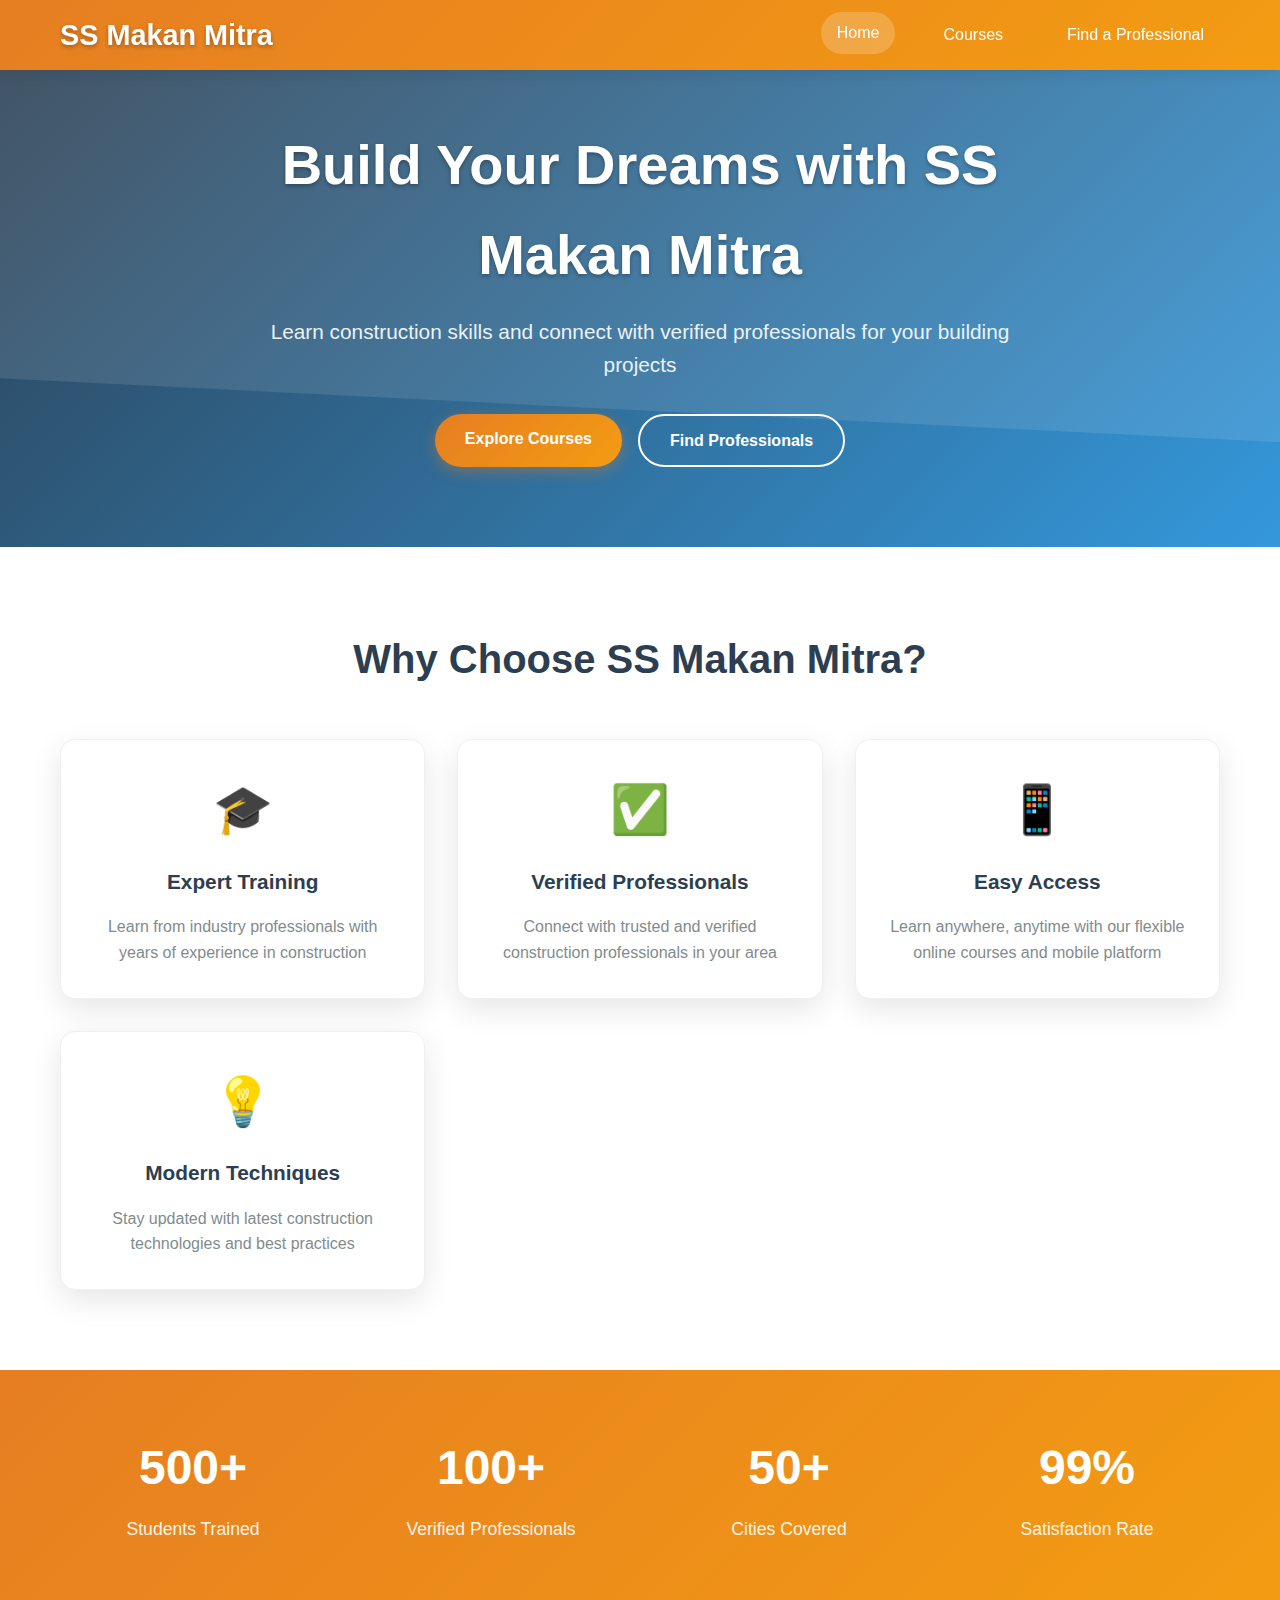
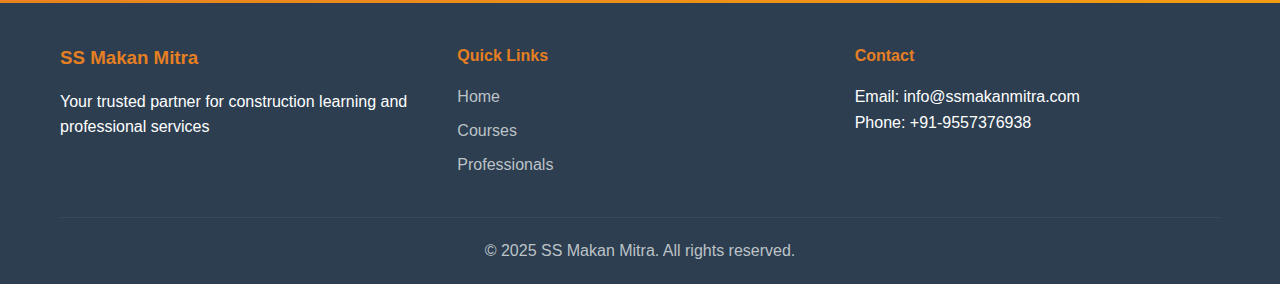
<file: index.html>
<!DOCTYPE html>
<html lang="en">
<head>
    <meta charset="UTF-8">
    <meta name="viewport" content="width=device-width, initial-scale=1.0">
    <title>SS Makan Mitra - Learn & Build</title>
    <meta name="description" content="SS Makan Mitra - Your trusted partner for construction learning and professional services">
    <link rel="stylesheet" href="style.css">
</head>
<body>
    <!-- Navigation -->
    <nav class="nav">
        <div class="nav-container">
            <div class="nav-brand">
                <h1>SS Makan Mitra</h1>
            </div>
            <div class="nav-links" id="navLinks">
                <a href="index.html" class="nav-link active">Home</a>
                <a href="courses.html" class="nav-link">Courses</a>
                <a href="professionals.html" class="nav-link">Find a Professional</a>
            </div>
            <button class="nav-toggle" id="navToggle">
                <span></span>
                <span></span>
                <span></span>
            </button>
        </div>
    </nav>

    <!-- Hero Section -->
    <section class="hero">
        <div class="hero-content">
            <h1 class="hero-title">Build Your Dreams with SS Makan Mitra</h1>
            <p class="hero-subtitle">Learn construction skills and connect with verified professionals for your building projects</p>
            <div class="hero-buttons">
                <a href="courses.html" class="btn btn-primary">Explore Courses</a>
                <a href="professionals.html" class="btn btn-secondary">Find Professionals</a>
            </div>
        </div>
    </section>

    <!-- Features Section -->
    <section class="features">
        <div class="container">
            <h2 class="section-title">Why Choose SS Makan Mitra?</h2>
            <div class="features-grid">
                <div class="feature-card">
                    <div class="feature-icon">🎓</div>
                    <h3>Expert Training</h3>
                    <p>Learn from industry professionals with years of experience in construction</p>
                </div>
                <div class="feature-card">
                    <div class="feature-icon">✅</div>
                    <h3>Verified Professionals</h3>
                    <p>Connect with trusted and verified construction professionals in your area</p>
                </div>
                <div class="feature-card">
                    <div class="feature-icon">📱</div>
                    <h3>Easy Access</h3>
                    <p>Learn anywhere, anytime with our flexible online courses and mobile platform</p>
                </div>
                <div class="feature-card">
                    <div class="feature-icon">💡</div>
                    <h3>Modern Techniques</h3>
                    <p>Stay updated with latest construction technologies and best practices</p>
                </div>
            </div>
        </div>
    </section>

    <!-- Stats Section -->
    <section class="stats">
        <div class="container">
            <div class="stats-grid">
                <div class="stat-item">
                    <div class="stat-number">500+</div>
                    <div class="stat-label">Students Trained</div>
                </div>
                <div class="stat-item">
                    <div class="stat-number">100+</div>
                    <div class="stat-label">Verified Professionals</div>
                </div>
                <div class="stat-item">
                    <div class="stat-number">50+</div>
                    <div class="stat-label">Cities Covered</div>
                </div>
                <div class="stat-item">
                    <div class="stat-number">99%</div>
                    <div class="stat-label">Satisfaction Rate</div>
                </div>
            </div>
        </div>
    </section>

    <!-- Footer -->
    <footer class="footer">
        <div class="container">
            <div class="footer-content">
                <div class="footer-section">
                    <h3>SS Makan Mitra</h3>
                    <p>Your trusted partner for construction learning and professional services</p>
                </div>
                <div class="footer-section">
                    <h4>Quick Links</h4>
                    <ul class="footer-links">
                        <li><a href="index.html">Home</a></li>
                        <li><a href="courses.html">Courses</a></li>
                        <li><a href="professionals.html">Professionals</a></li>
                    </ul>
                </div>
                <div class="footer-section">
                    <h4>Contact</h4>
                    <p>Email: info@ssmakanmitra.com</p>
                    <p>Phone: +91-9557376938</p>
                </div>
            </div>
            <div class="footer-bottom">
                <p>&copy; 2025 SS Makan Mitra. All rights reserved.</p>
            </div>
        </div>
    </footer>

    <script src="script.js"></script>
</body>
</html>
</file>
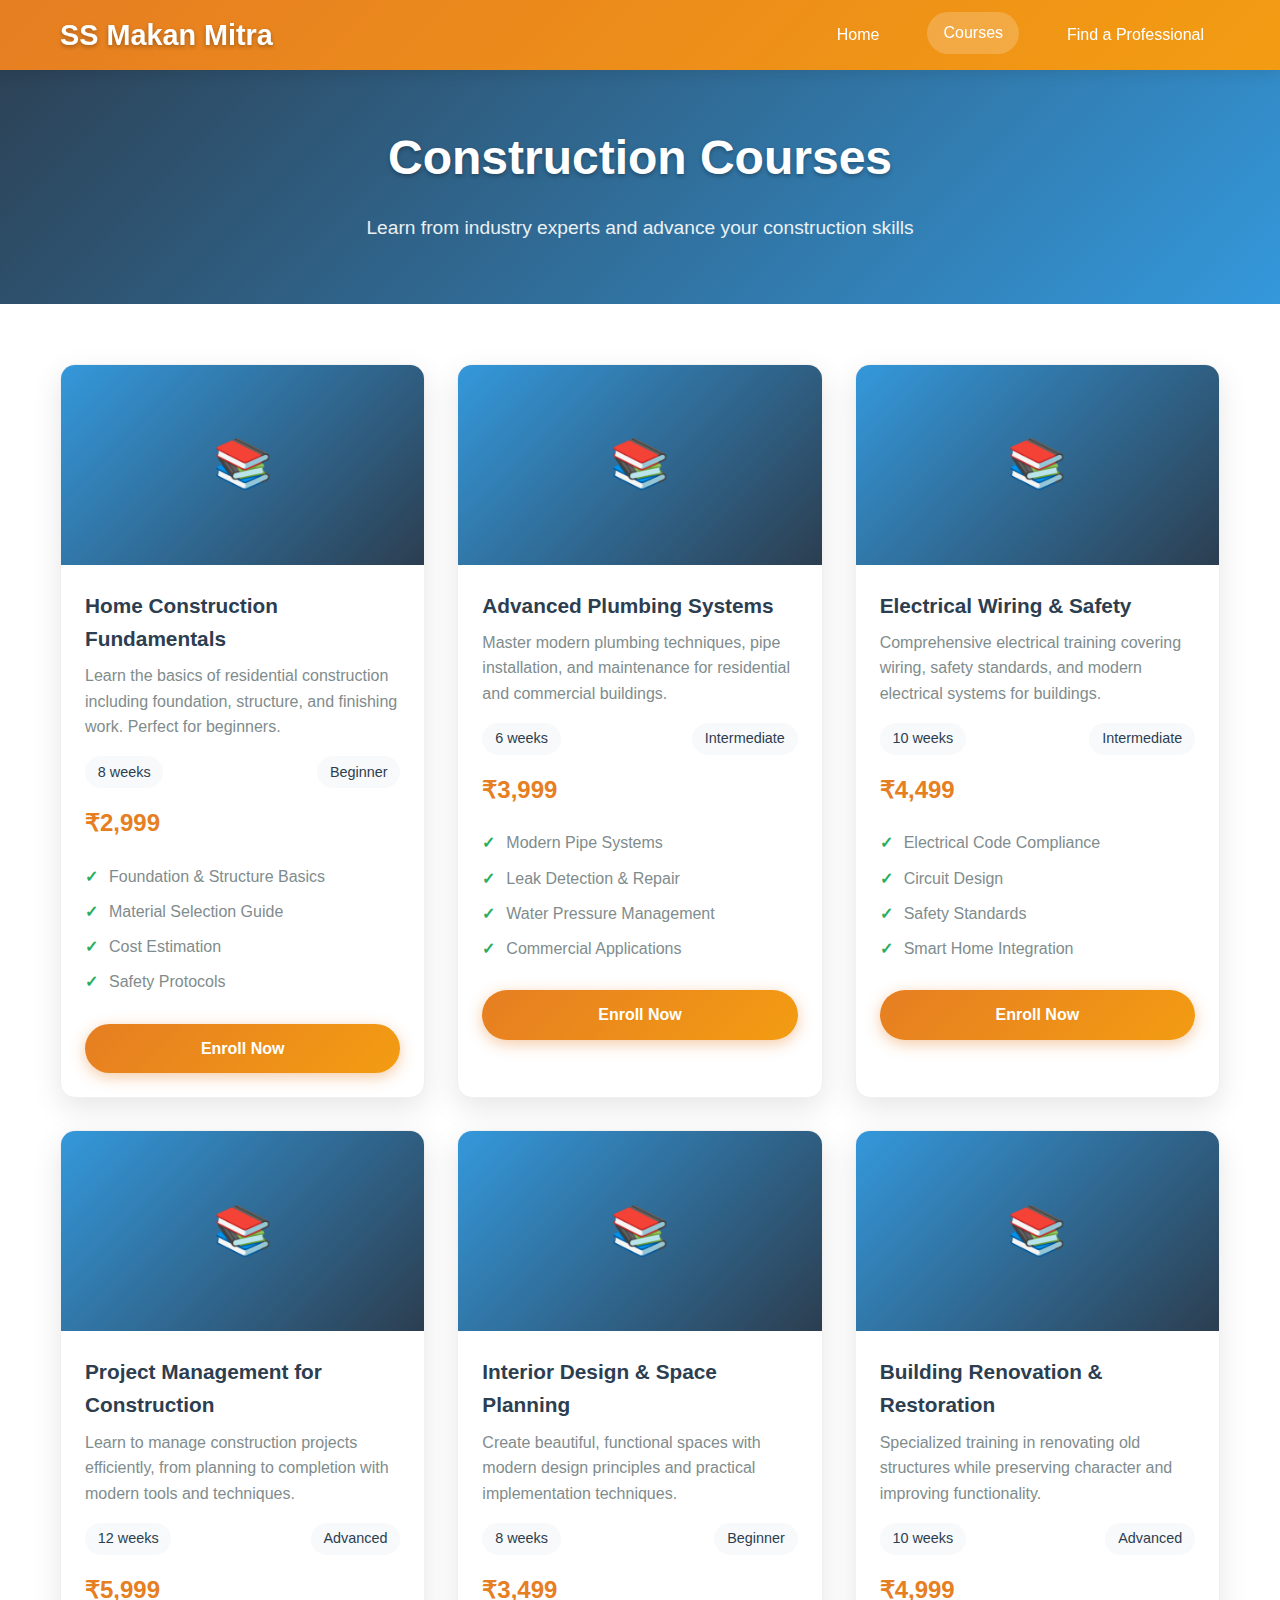
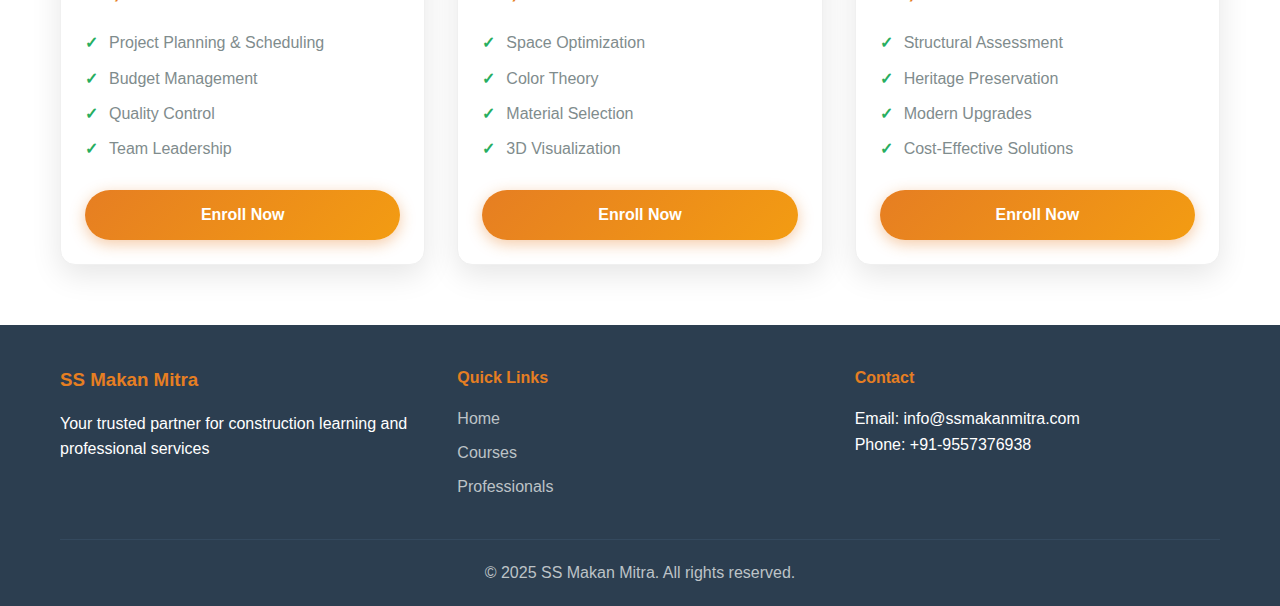
<file: courses.html>
<!DOCTYPE html>
<html lang="en">
<head>
    <meta charset="UTF-8">
    <meta name="viewport" content="width=device-width, initial-scale=1.0">
    <title>Courses - SS Makan Mitra</title>
    <meta name="description" content="Explore our construction courses and enhance your building skills">
    <link rel="stylesheet" href="style.css">
</head>
<body>
    <!-- Navigation -->
    <nav class="nav">
        <div class="nav-container">
            <div class="nav-brand">
                <h1>SS Makan Mitra</h1>
            </div>
            <div class="nav-links" id="navLinks">
                <a href="index.html" class="nav-link">Home</a>
                <a href="courses.html" class="nav-link active">Courses</a>
                <a href="professionals.html" class="nav-link">Find a Professional</a>
            </div>
            <button class="nav-toggle" id="navToggle">
                <span></span>
                <span></span>
                <span></span>
            </button>
        </div>
    </nav>

    <!-- Page Header -->
    <section class="page-header">
        <div class="container">
            <h1>Construction Courses</h1>
            <p>Learn from industry experts and advance your construction skills</p>
        </div>
    </section>

    <!-- Courses Section -->
    <section class="courses-section">
        <div class="container">
            <div class="courses-grid" id="coursesGrid">
                <!-- Courses will be loaded here by JavaScript -->
            </div>
        </div>
    </section>

    <!-- Footer -->
    <footer class="footer">
        <div class="container">
            <div class="footer-content">
                <div class="footer-section">
                    <h3>SS Makan Mitra</h3>
                    <p>Your trusted partner for construction learning and professional services</p>
                </div>
                <div class="footer-section">
                    <h4>Quick Links</h4>
                    <ul class="footer-links">
                        <li><a href="index.html">Home</a></li>
                        <li><a href="courses.html">Courses</a></li>
                        <li><a href="professionals.html">Professionals</a></li>
                    </ul>
                </div>
                <div class="footer-section">
                    <h4>Contact</h4>
                    <p>Email: info@ssmakanmitra.com</p>
                    <p>Phone: +91-9557376938</p>
                </div>
            </div>
            <div class="footer-bottom">
                <p>&copy; 2025 SS Makan Mitra. All rights reserved.</p>
            </div>
        </div>
    </footer>

    <script src="script.js"></script>
    <script src="courses-data.js"></script>
    <script>
        // Load courses when page loads
        document.addEventListener('DOMContentLoaded', function() {
            loadCourses();
        });
    </script>
</body>
</html>
</file>
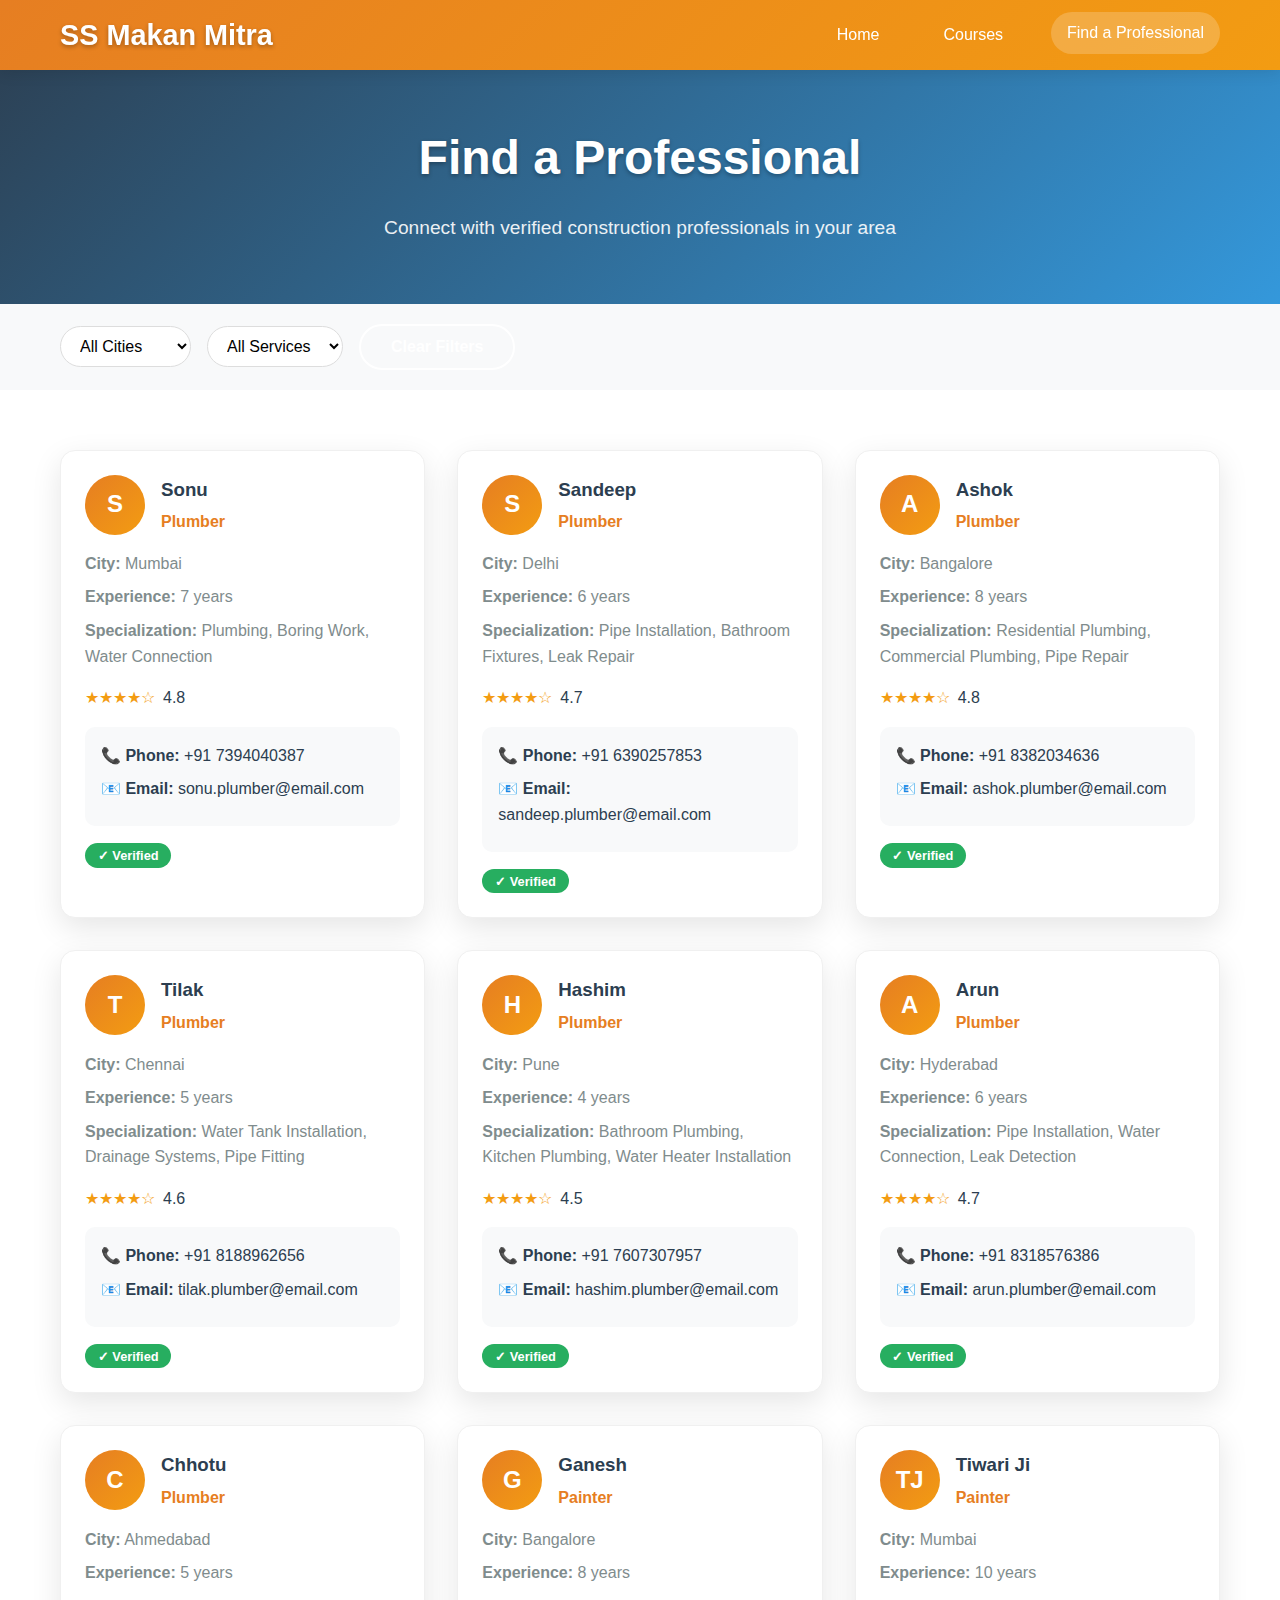
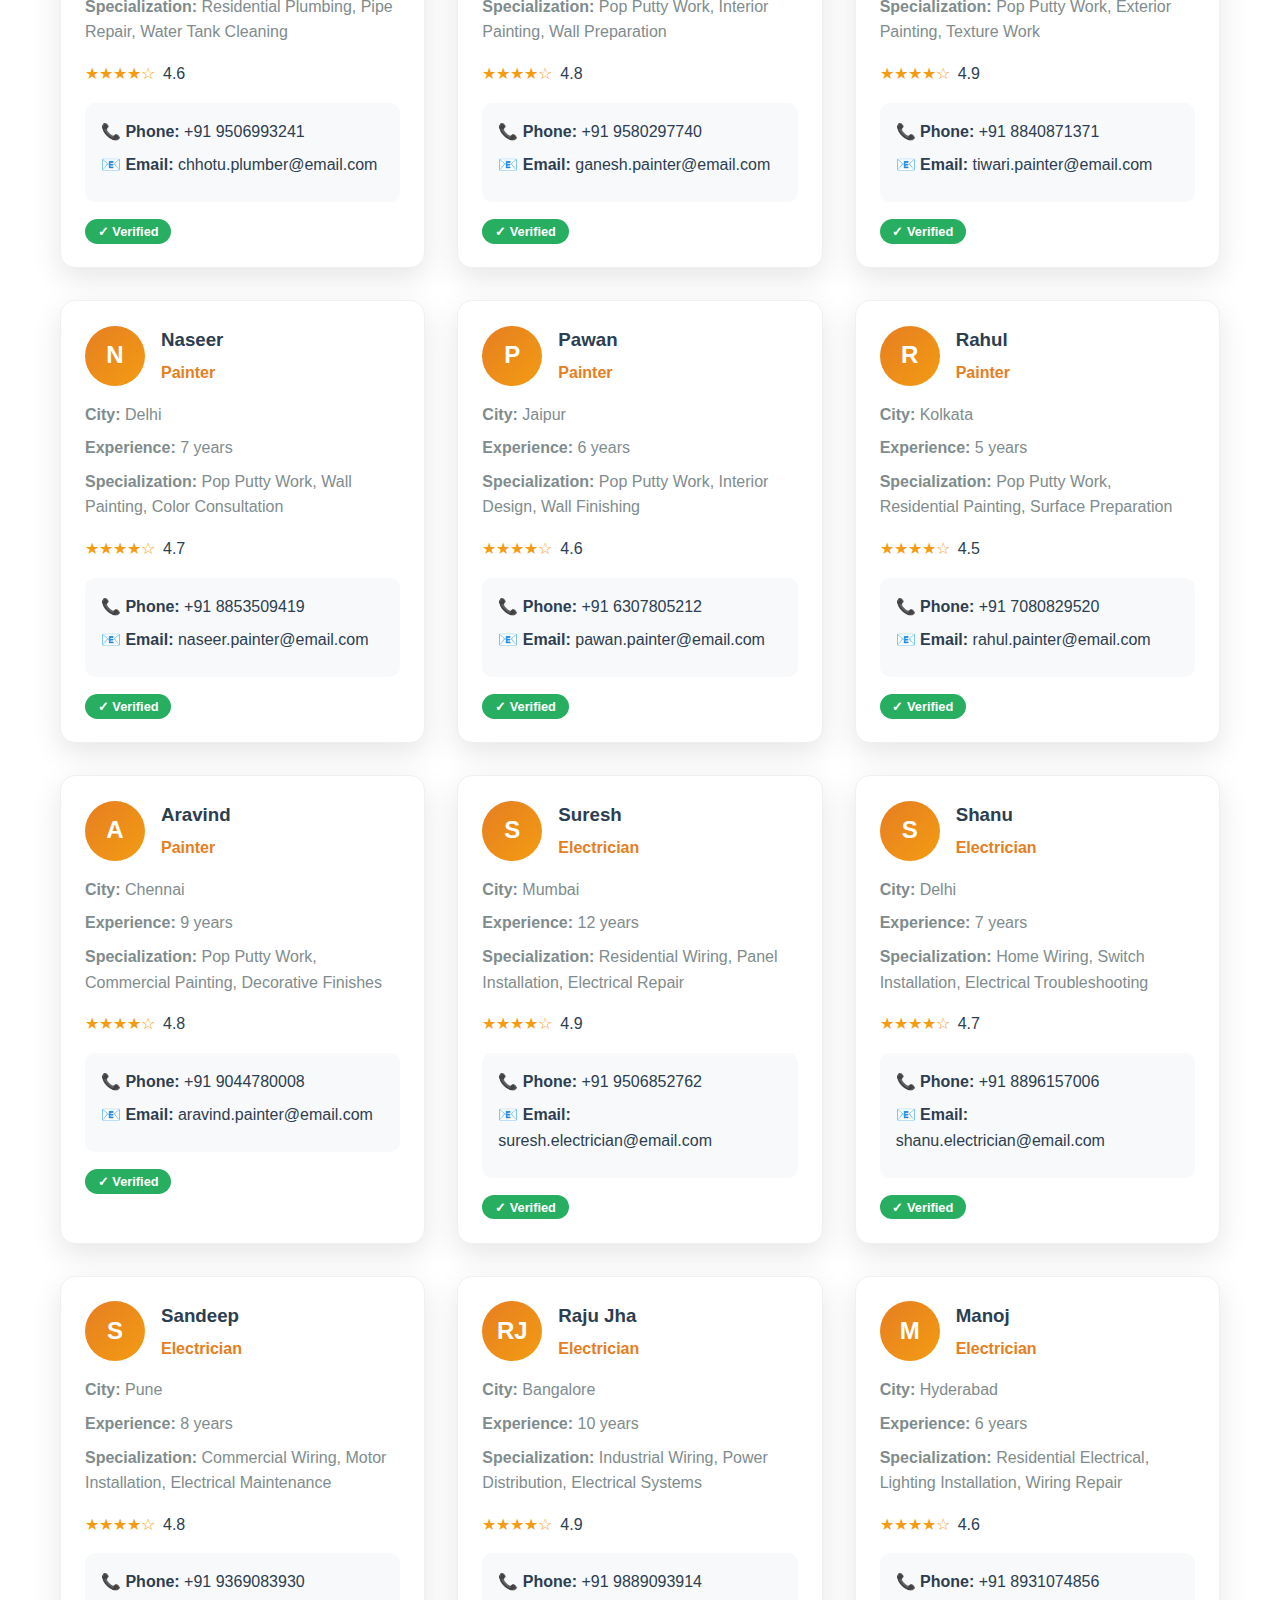
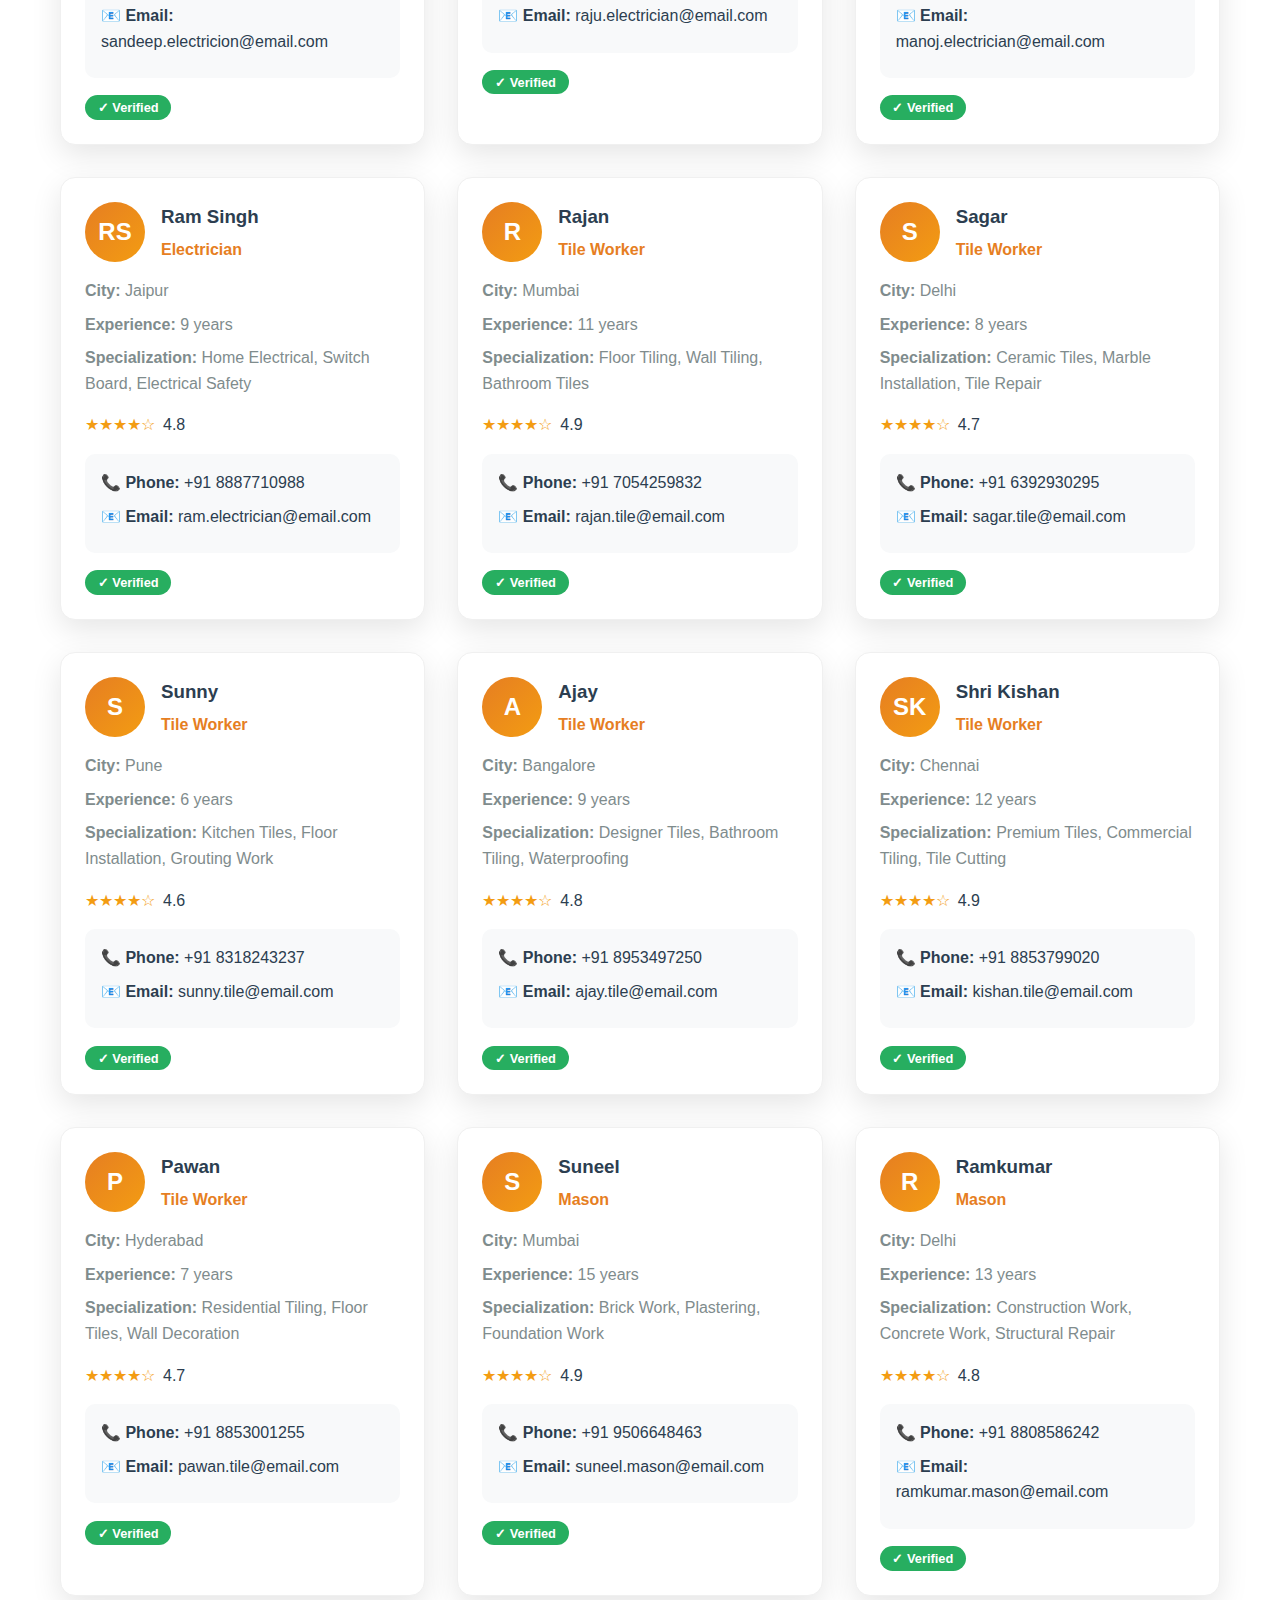
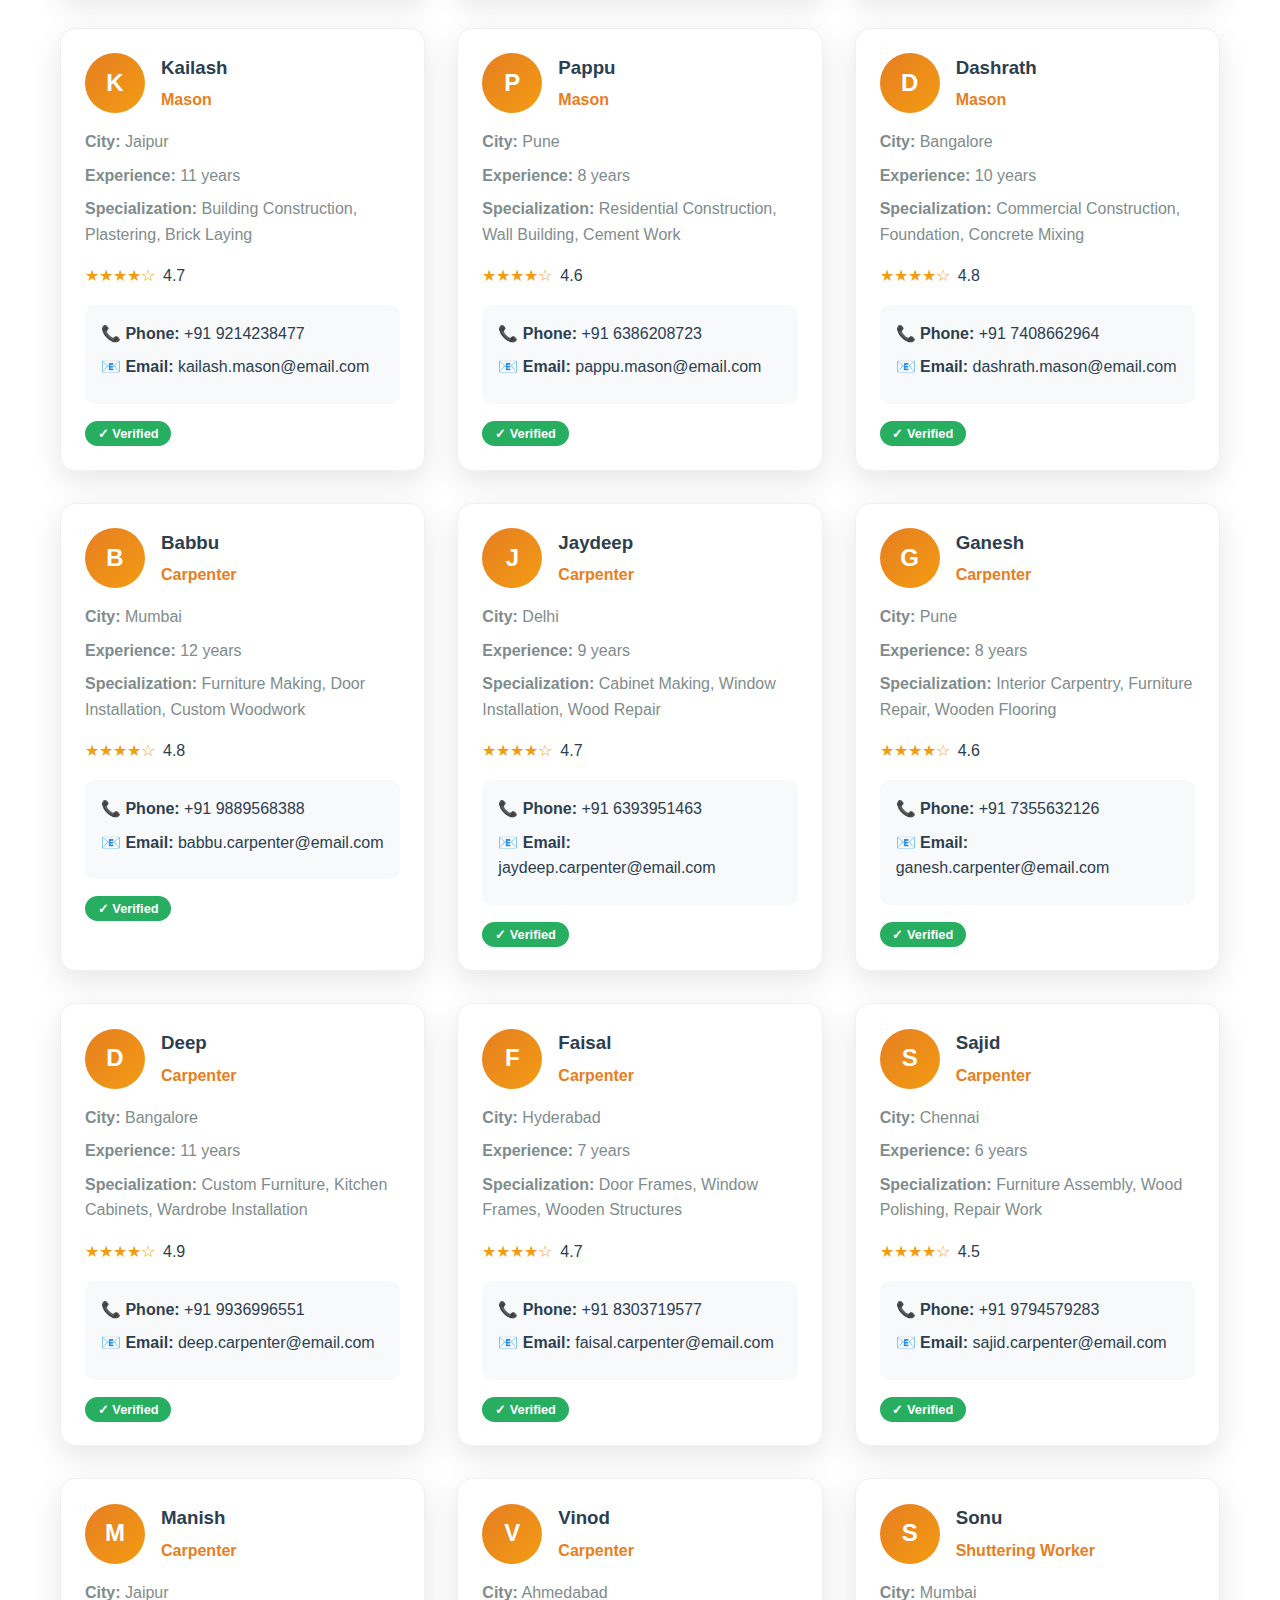
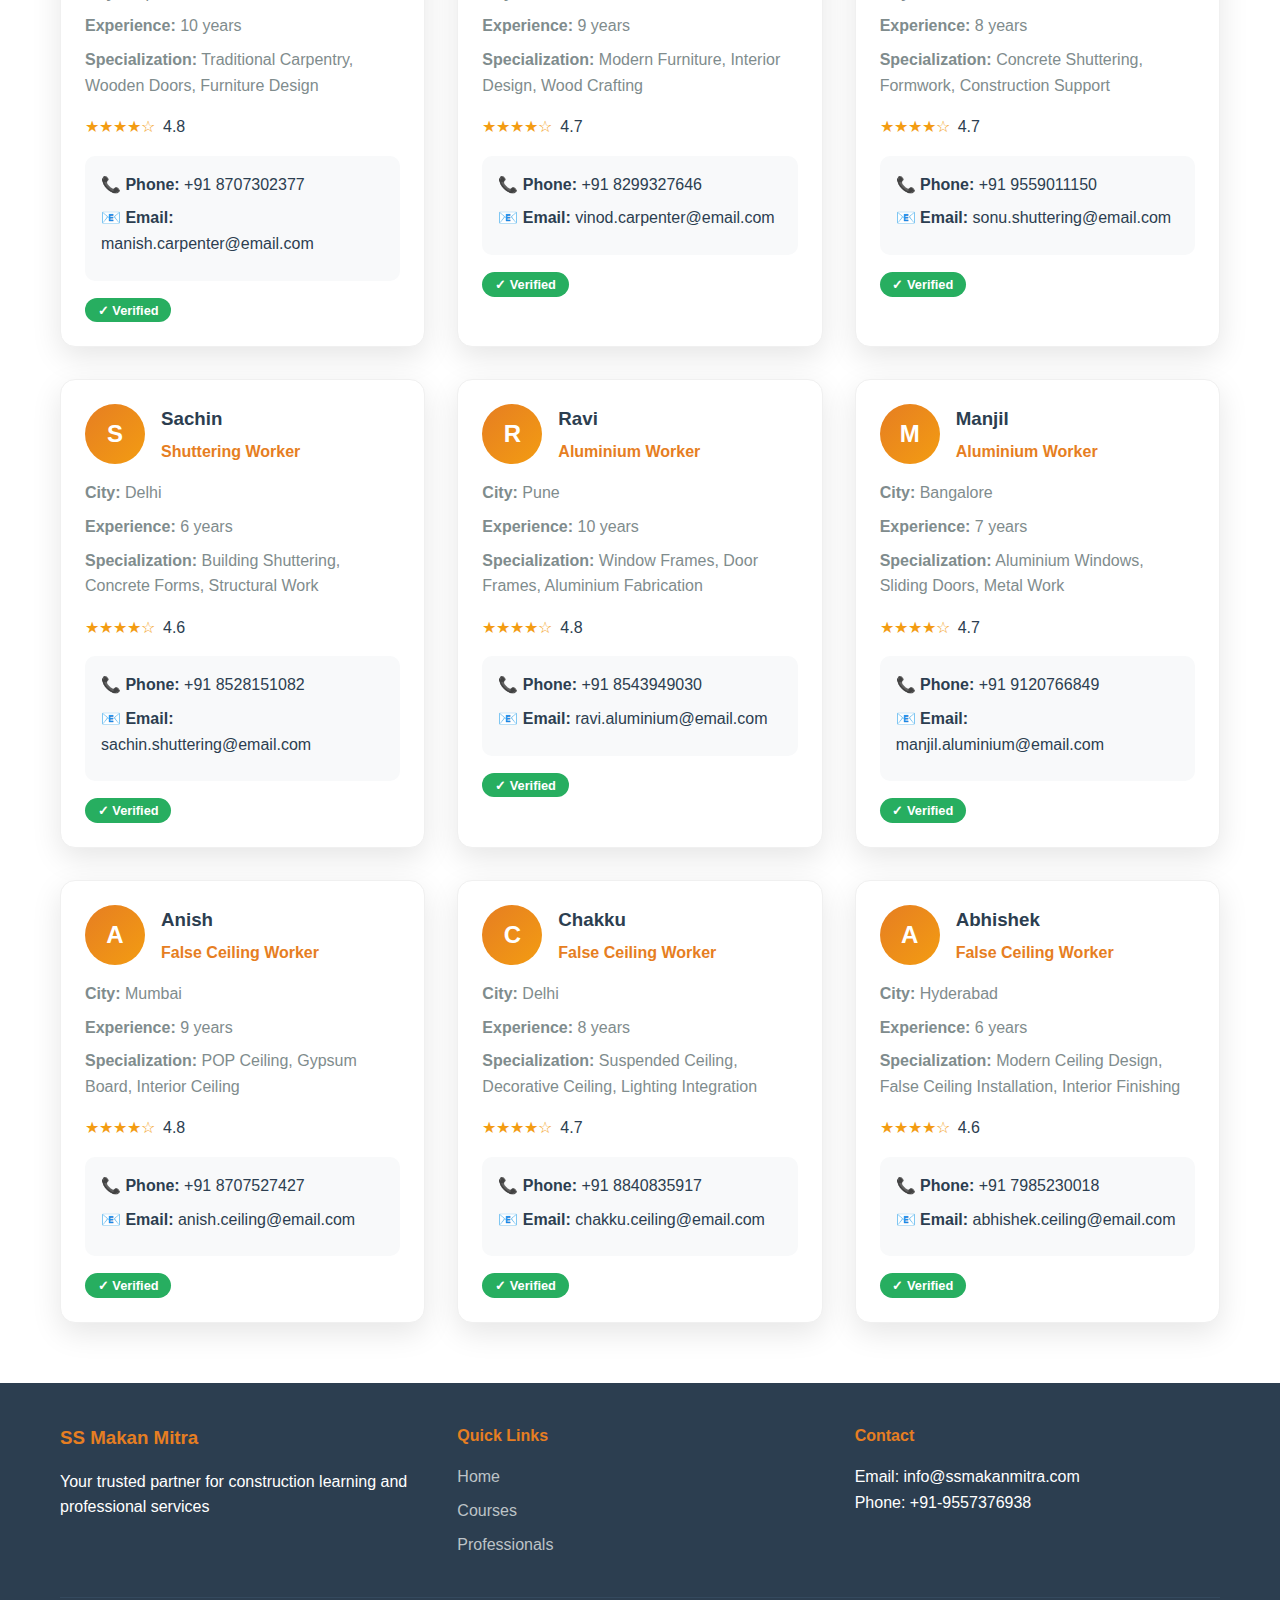
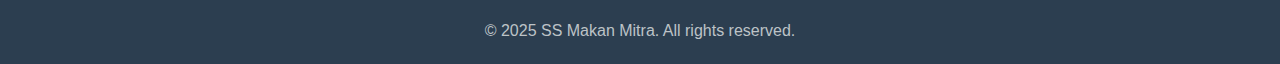
<file: professionals.html>
<!DOCTYPE html>
<html lang="en">
<head>
    <meta charset="UTF-8">
    <meta name="viewport" content="width=device-width, initial-scale=1.0">
    <title>Find a Professional - SS Makan Mitra</title>
    <meta name="description" content="Find verified construction professionals in your area">
    <link rel="stylesheet" href="style.css">
</head>
<body>
    <!-- Navigation -->
    <nav class="nav">
        <div class="nav-container">
            <div class="nav-brand">
                <h1>SS Makan Mitra</h1>
            </div>
            <div class="nav-links" id="navLinks">
                <a href="index.html" class="nav-link">Home</a>
                <a href="courses.html" class="nav-link">Courses</a>
                <a href="professionals.html" class="nav-link active">Find a Professional</a>
            </div>
            <button class="nav-toggle" id="navToggle">
                <span></span>
                <span></span>
                <span></span>
            </button>
        </div>
    </nav>

    <!-- Page Header -->
    <section class="page-header">
        <div class="container">
            <h1>Find a Professional</h1>
            <p>Connect with verified construction professionals in your area</p>
        </div>
    </section>

    <!-- Filters Section -->
    <section class="filters-section">
        <div class="container">
            <div class="filters">
                <select id="cityFilter" class="filter-select">
                    <option value="">All Cities</option>
                    <option value="Delhi">Delhi</option>
                    <option value="Mumbai">Mumbai</option>
                    <option value="Bangalore">Bangalore</option>
                    <option value="Chennai">Chennai</option>
                    <option value="Pune">Pune</option>
                    <option value="Hyderabad">Hyderabad</option>
                </select>
                <select id="serviceFilter" class="filter-select">
                    <option value="">All Services</option>
                    <option value="Electrician">Electrician</option>
                    <option value="Plumber">Plumber</option>
                    <option value="Technician">Technician</option>
                </select>
                <button id="clearFilters" class="btn btn-secondary">Clear Filters</button>
            </div>
        </div>
    </section>

    <!-- Professionals Section -->
    <section class="professionals-section">
        <div class="container">
            <div class="professionals-grid" id="professionalsGrid">
                <!-- Professionals will be loaded here by JavaScript -->
            </div>
        </div>
    </section>

    <!-- Footer -->
    <footer class="footer">
        <div class="container">
            <div class="footer-content">
                <div class="footer-section">
                    <h3>SS Makan Mitra</h3>
                    <p>Your trusted partner for construction learning and professional services</p>
                </div>
                <div class="footer-section">
                    <h4>Quick Links</h4>
                    <ul class="footer-links">
                        <li><a href="index.html">Home</a></li>
                        <li><a href="courses.html">Courses</a></li>
                        <li><a href="professionals.html">Professionals</a></li>
                    </ul>
                </div>
                <div class="footer-section">
                    <h4>Contact</h4>
                    <p>Email: info@ssmakanmitra.com</p>
                    <p>Phone: +91-9557376938</p>
                </div>
            </div>
            <div class="footer-bottom">
                <p>&copy; 2025 SS Makan Mitra. All rights reserved.</p>
            </div>
        </div>
    </footer>

    <script src="script.js"></script>
    <script src="professionals-data.js"></script>
    <script>
        // Load professionals when page loads
        document.addEventListener('DOMContentLoaded', function() {
            loadProfessionals();
            setupFilters();
        });
    </script>
</body>
</html>
</file>
<file: style.css>
/* Reset and Base Styles */
* {
    margin: 0;
    padding: 0;
    box-sizing: border-box;
}

body {
    font-family: 'Segoe UI', Tahoma, Geneva, Verdana, sans-serif;
    line-height: 1.6;
    color: #2c3e50;
    background: linear-gradient(135deg, #f5f7fa 0%, #c3cfe2 100%);
    min-height: 100vh;
}

.container {
    max-width: 1200px;
    margin: 0 auto;
    padding: 0 20px;
}

/* Navigation */
.nav {
    background: linear-gradient(135deg, #e67e22, #f39c12);
    position: fixed;
    top: 0;
    width: 100%;
    z-index: 1000;
    box-shadow: 0 2px 15px rgba(0,0,0,0.1);
}

.nav-container {
    max-width: 1200px;
    margin: 0 auto;
    padding: 0 20px;
    display: flex;
    justify-content: space-between;
    align-items: center;
    height: 70px;
}

.nav-brand h1 {
    color: white;
    font-size: 1.8rem;
    font-weight: bold;
    text-shadow: 0 2px 4px rgba(0,0,0,0.3);
}

.nav-links {
    display: flex;
    gap: 2rem;
}

.nav-link {
    color: white;
    text-decoration: none;
    font-weight: 500;
    padding: 0.5rem 1rem;
    border-radius: 25px;
    transition: all 0.3s ease;
}

.nav-link:hover,
.nav-link.active {
    background: rgba(255,255,255,0.2);
    transform: translateY(-2px);
}

.nav-toggle {
    display: none;
    flex-direction: column;
    background: none;
    border: none;
    cursor: pointer;
}

.nav-toggle span {
    width: 25px;
    height: 3px;
    background: white;
    margin: 3px 0;
    transition: 0.3s;
}

/* Hero Section */
.hero {
    background: linear-gradient(135deg, #2c3e50, #3498db);
    color: white;
    padding: 120px 0 80px;
    text-align: center;
    position: relative;
    overflow: hidden;
}

.hero::before {
    content: '';
    position: absolute;
    top: 0;
    left: 0;
    right: 0;
    bottom: 0;
    background: url('data:image/svg+xml,<svg xmlns="http://www.w3.org/2000/svg" viewBox="0 0 1000 100" fill="white" opacity="0.1"><polygon points="0,0 1000,0 1000,100 0,50"/></svg>') no-repeat bottom;
    background-size: cover;
}

.hero-content {
    max-width: 800px;
    margin: 0 auto;
    padding: 0 20px;
    position: relative;
    z-index: 1;
}

.hero-title {
    font-size: 3.5rem;
    margin-bottom: 1rem;
    font-weight: bold;
    text-shadow: 0 2px 4px rgba(0,0,0,0.3);
}

.hero-subtitle {
    font-size: 1.3rem;
    margin-bottom: 2rem;
    opacity: 0.9;
}

.hero-buttons {
    display: flex;
    gap: 1rem;
    justify-content: center;
    flex-wrap: wrap;
}

/* Buttons */
.btn {
    display: inline-block;
    padding: 12px 30px;
    border-radius: 50px;
    text-decoration: none;
    font-weight: 600;
    transition: all 0.3s ease;
    border: none;
    cursor: pointer;
    font-size: 1rem;
}

.btn-primary {
    background: linear-gradient(135deg, #e67e22, #f39c12);
    color: white;
    box-shadow: 0 4px 15px rgba(230, 126, 34, 0.4);
}

.btn-primary:hover {
    transform: translateY(-3px);
    box-shadow: 0 6px 20px rgba(230, 126, 34, 0.6);
}

.btn-secondary {
    background: transparent;
    color: white;
    border: 2px solid white;
}

.btn-secondary:hover {
    background: white;
    color: #2c3e50;
    transform: translateY(-3px);
}

/* Page Header */
.page-header {
    background: linear-gradient(135deg, #2c3e50, #3498db);
    color: white;
    padding: 120px 0 60px;
    text-align: center;
}

.page-header h1 {
    font-size: 3rem;
    margin-bottom: 1rem;
    text-shadow: 0 2px 4px rgba(0,0,0,0.3);
}

.page-header p {
    font-size: 1.2rem;
    opacity: 0.9;
}

/* Features Section */
.features {
    padding: 80px 0;
    background: white;
}

.section-title {
    text-align: center;
    font-size: 2.5rem;
    margin-bottom: 3rem;
    color: #2c3e50;
}

.features-grid {
    display: grid;
    grid-template-columns: repeat(auto-fit, minmax(280px, 1fr));
    gap: 2rem;
}

.feature-card {
    background: white;
    padding: 2rem;
    border-radius: 15px;
    text-align: center;
    box-shadow: 0 10px 30px rgba(0,0,0,0.1);
    transition: all 0.3s ease;
    border: 1px solid #f0f0f0;
}

.feature-card:hover {
    transform: translateY(-10px);
    box-shadow: 0 20px 40px rgba(0,0,0,0.15);
}

.feature-icon {
    font-size: 3rem;
    margin-bottom: 1rem;
}

.feature-card h3 {
    font-size: 1.3rem;
    margin-bottom: 1rem;
    color: #2c3e50;
}

.feature-card p {
    color: #7f8c8d;
    line-height: 1.6;
}

/* Stats Section */
.stats {
    background: linear-gradient(135deg, #e67e22, #f39c12);
    padding: 60px 0;
    color: white;
}

.stats-grid {
    display: grid;
    grid-template-columns: repeat(auto-fit, minmax(200px, 1fr));
    gap: 2rem;
    text-align: center;
}

.stat-number {
    font-size: 3rem;
    font-weight: bold;
    margin-bottom: 0.5rem;
}

.stat-label {
    font-size: 1.1rem;
    opacity: 0.9;
}

/* Courses Section */
.courses-section {
    padding: 60px 0;
    background: white;
}

.courses-grid {
    display: grid;
    grid-template-columns: repeat(auto-fit, minmax(350px, 1fr));
    gap: 2rem;
}

.course-card {
    background: white;
    border-radius: 15px;
    overflow: hidden;
    box-shadow: 0 10px 30px rgba(0,0,0,0.1);
    transition: all 0.3s ease;
    border: 1px solid #f0f0f0;
}

.course-card:hover {
    transform: translateY(-5px);
    box-shadow: 0 20px 40px rgba(0,0,0,0.15);
}

.course-image {
    width: 100%;
    height: 200px;
    background: linear-gradient(135deg, #3498db, #2c3e50);
    display: flex;
    align-items: center;
    justify-content: center;
    color: white;
    font-size: 3rem;
}

.course-content {
    padding: 1.5rem;
}

.course-title {
    font-size: 1.3rem;
    margin-bottom: 0.5rem;
    color: #2c3e50;
}

.course-description {
    color: #7f8c8d;
    margin-bottom: 1rem;
    line-height: 1.6;
}

.course-meta {
    display: flex;
    justify-content: space-between;
    align-items: center;
    margin-bottom: 1rem;
    font-size: 0.9rem;
}

.course-duration, .course-level {
    background: #f8f9fa;
    padding: 0.3rem 0.8rem;
    border-radius: 20px;
    color: #2c3e50;
}

.course-price {
    font-size: 1.5rem;
    font-weight: bold;
    color: #e67e22;
    margin-bottom: 1rem;
}

.course-features {
    list-style: none;
    margin-bottom: 1.5rem;
}

.course-features li {
    padding: 0.3rem 0;
    color: #7f8c8d;
    position: relative;
    padding-left: 1.5rem;
}

.course-features li::before {
    content: '✓';
    position: absolute;
    left: 0;
    color: #27ae60;
    font-weight: bold;
}

/* Professionals Section */
.professionals-section {
    padding: 60px 0;
    background: white;
}

.filters-section {
    padding: 20px 0;
    background: #f8f9fa;
}

.filters {
    display: flex;
    gap: 1rem;
    align-items: center;
    flex-wrap: wrap;
}

.filter-select {
    padding: 10px 15px;
    border: 1px solid #ddd;
    border-radius: 25px;
    background: white;
    font-size: 1rem;
    cursor: pointer;
}

.professionals-grid {
    display: grid;
    grid-template-columns: repeat(auto-fit, minmax(300px, 1fr));
    gap: 2rem;
}

.professional-card {
    background: white;
    padding: 1.5rem;
    border-radius: 15px;
    box-shadow: 0 10px 30px rgba(0,0,0,0.1);
    transition: all 0.3s ease;
    border: 1px solid #f0f0f0;
}

.professional-card:hover {
    transform: translateY(-5px);
    box-shadow: 0 20px 40px rgba(0,0,0,0.15);
}

.professional-header {
    display: flex;
    align-items: center;
    margin-bottom: 1rem;
}

.professional-avatar {
    width: 60px;
    height: 60px;
    background: linear-gradient(135deg, #e67e22, #f39c12);
    border-radius: 50%;
    display: flex;
    align-items: center;
    justify-content: center;
    color: white;
    font-size: 1.5rem;
    font-weight: bold;
    margin-right: 1rem;
}

.professional-info h3 {
    color: #2c3e50;
    margin-bottom: 0.3rem;
}

.professional-role {
    color: #e67e22;
    font-weight: 600;
}

.professional-details {
    margin-bottom: 1rem;
}

.professional-details p {
    margin-bottom: 0.5rem;
    color: #7f8c8d;
}

.rating {
    display: flex;
    align-items: center;
    gap: 0.5rem;
    margin-bottom: 1rem;
}

.stars {
    color: #f39c12;
}

.contact-info {
    background: #f8f9fa;
    padding: 1rem;
    border-radius: 10px;
    margin-bottom: 1rem;
}

.contact-info p {
    margin-bottom: 0.5rem;
    color: #2c3e50;
}

.verified-badge {
    background: #27ae60;
    color: white;
    padding: 0.3rem 0.8rem;
    border-radius: 20px;
    font-size: 0.8rem;
    font-weight: 600;
}

/* Footer */
.footer {
    background: #2c3e50;
    color: white;
    padding: 40px 0 20px;
}

.footer-content {
    display: grid;
    grid-template-columns: repeat(auto-fit, minmax(250px, 1fr));
    gap: 2rem;
    margin-bottom: 2rem;
}

.footer-section h3,
.footer-section h4 {
    margin-bottom: 1rem;
    color: #e67e22;
}

.footer-links {
    list-style: none;
}

.footer-links li {
    margin-bottom: 0.5rem;
}

.footer-links a {
    color: #bdc3c7;
    text-decoration: none;
    transition: color 0.3s ease;
}

.footer-links a:hover {
    color: #e67e22;
}

.footer-bottom {
    border-top: 1px solid #34495e;
    padding-top: 20px;
    text-align: center;
    color: #bdc3c7;
}

/* Responsive Design */
@media (max-width: 768px) {
    .nav-links {
        display: none;
        position: absolute;
        top: 100%;
        left: 0;
        width: 100%;
        background: linear-gradient(135deg, #e67e22, #f39c12);
        flex-direction: column;
        padding: 1rem;
        box-shadow: 0 2px 10px rgba(0,0,0,0.1);
    }

    .nav-links.active {
        display: flex;
    }

    .nav-toggle {
        display: flex;
    }

    .hero-title {
        font-size: 2.5rem;
    }

    .hero-subtitle {
        font-size: 1.1rem;
    }

    .hero-buttons {
        flex-direction: column;
        align-items: center;
    }

    .page-header h1 {
        font-size: 2.5rem;
    }

    .features-grid,
    .courses-grid,
    .professionals-grid {
        grid-template-columns: 1fr;
    }

    .filters {
        flex-direction: column;
        align-items: stretch;
    }

    .filter-select {
        width: 100%;
    }
}

@media (max-width: 480px) {
    .hero-title {
        font-size: 2rem;
    }

    .page-header h1 {
        font-size: 2rem;
    }

    .section-title {
        font-size: 2rem;
    }

    .professional-header {
        flex-direction: column;
        text-align: center;
    }

    .professional-avatar {
        margin-right: 0;
        margin-bottom: 1rem;
    }
}
</file>
